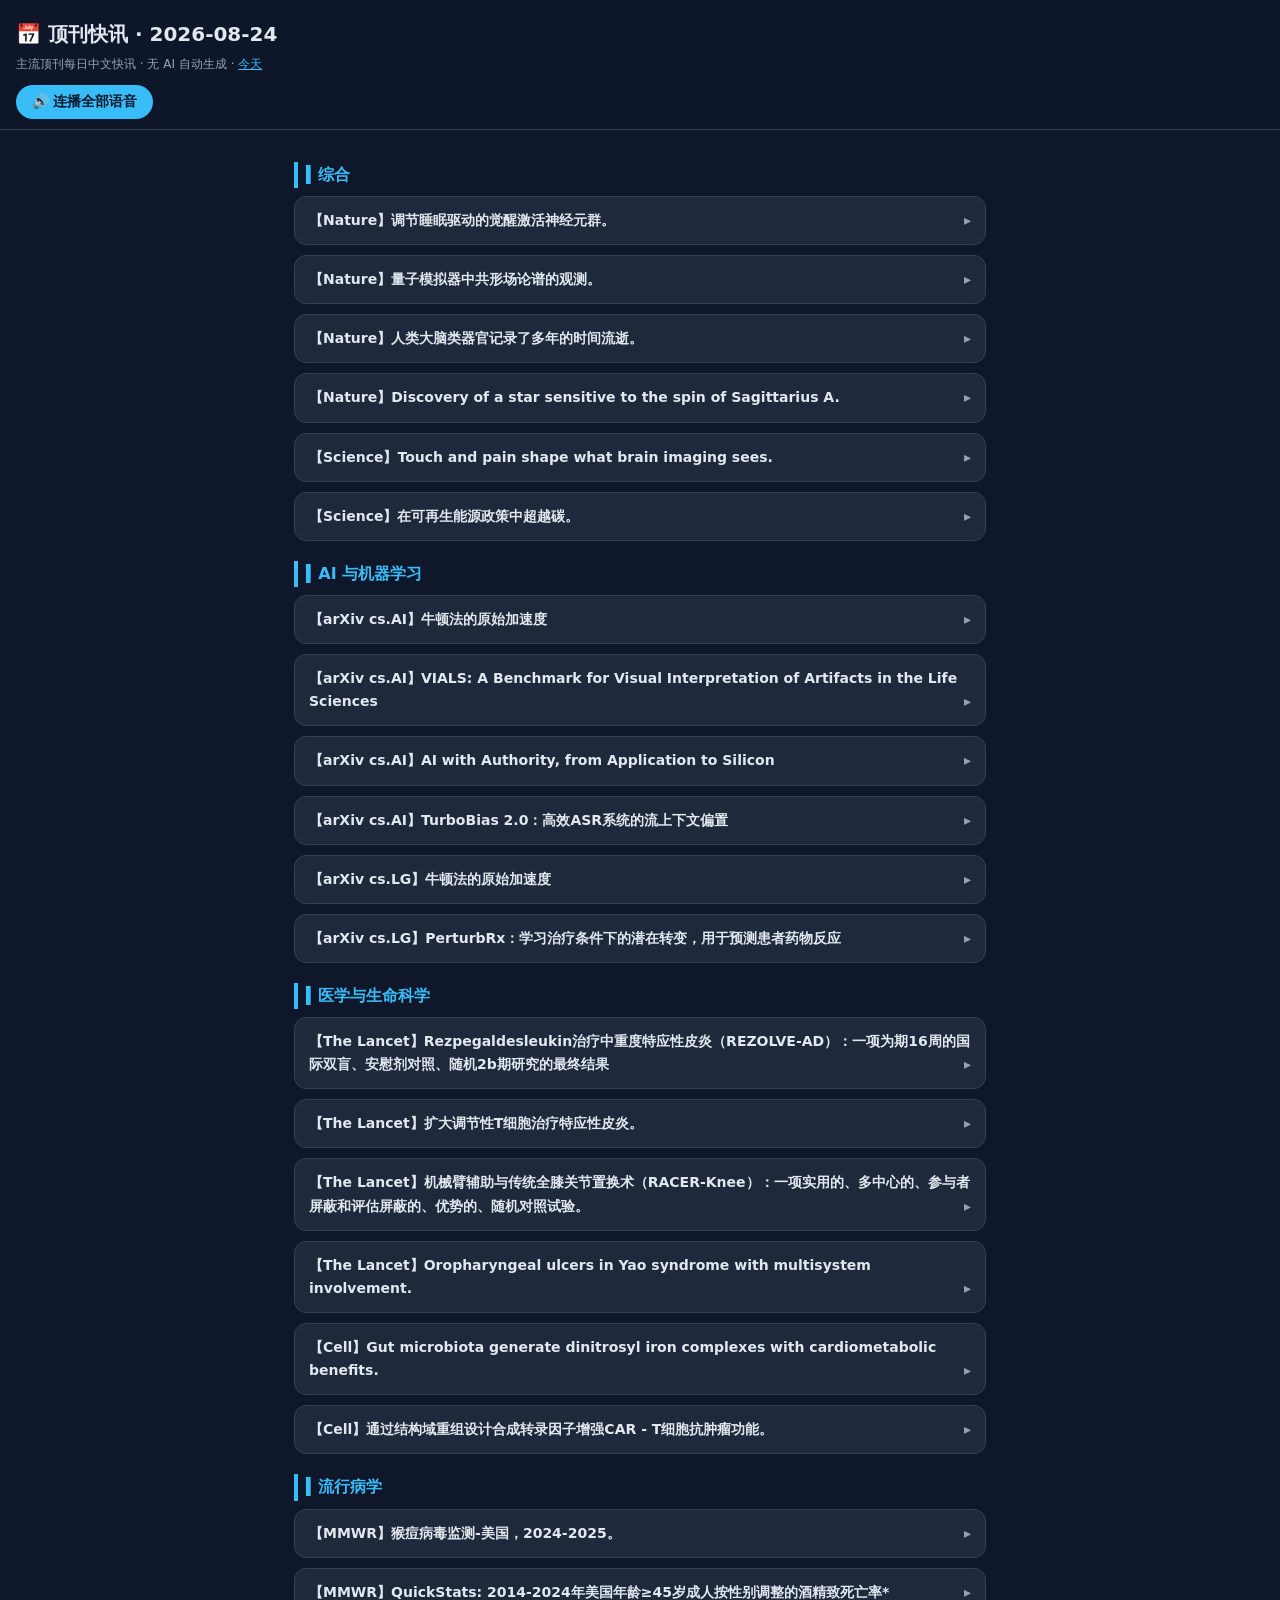
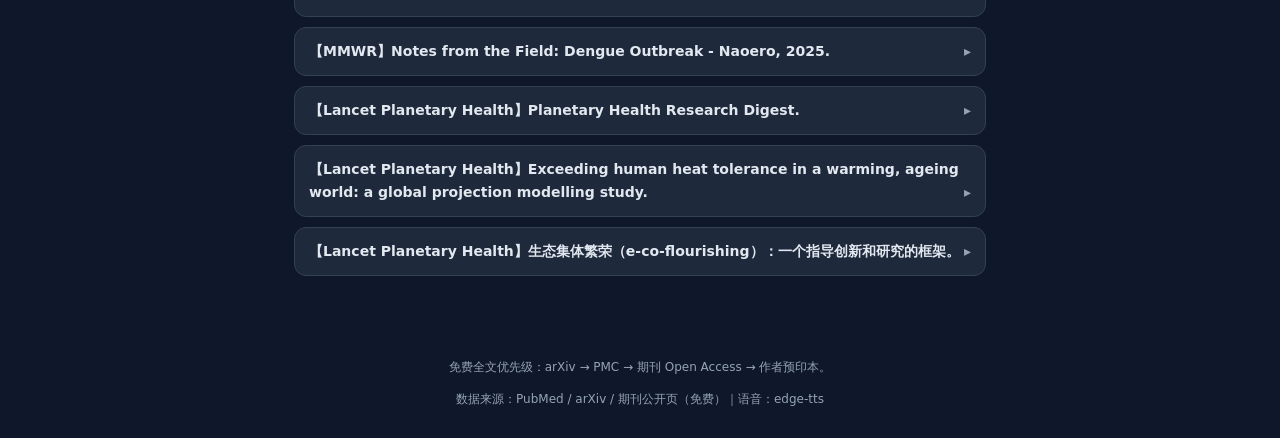
<file: site/index.html>
<!DOCTYPE html>
<html lang="zh-CN">
<head>
<meta charset="utf-8">
<meta name="viewport" content="width=device-width, initial-scale=1, viewport-fit=cover">
<title>顶刊快讯 · 2026-08-24</title>
<link rel="manifest" href="manifest.webmanifest">
<link rel="icon" href="icon-192.png">
<link rel="apple-touch-icon" href="icon-192.png">
<meta name="theme-color" content="#0f172a">
<link rel="stylesheet" href="styles.css">
</head>
<body>
<header>
<h1>📅 顶刊快讯 · 2026-08-24</h1>
<p class="sub">主流顶刊每日中文快讯 · 无 AI 自动生成 · <a href="index.html">今天</a></p>
<button id="playAll">🔊 连播全部语音</button>
</header>
<main>
<h2>▍综合</h2>
<details>
<summary>【Nature】调节睡眠驱动的觉醒激活神经元群。</summary>
<div class="body">
<p class="abs">长时间的清醒会增加睡眠动力，通常会通过增加睡眠来补偿</p>
<p class="link">原文：<a href="https://pubmed.ncbi.nlm.nih.gov/42618797/" target="_blank" rel="noopener">https://pubmed.ncbi.nlm.nih.gov/42618797/</a></p>
<audio controls preload="none" src="audio/2026-08-24/1.mp3"></audio><button class="play" data-audio="audio/2026-08-24/1.mp3">▶ 朗读本条</button>
</div>
</details>
<details>
<summary>【Nature】量子模拟器中共形场论谱的观测。</summary>
<div class="body">
<p class="abs">共形场理论（CFTs）在高能物理中占有重要地位</p>
<p class="link">原文：<a href="https://pubmed.ncbi.nlm.nih.gov/42618796/" target="_blank" rel="noopener">https://pubmed.ncbi.nlm.nih.gov/42618796/</a></p>
<audio controls preload="none" src="audio/2026-08-24/2.mp3"></audio><button class="play" data-audio="audio/2026-08-24/2.mp3">▶ 朗读本条</button>
</div>
</details>
<details>
<summary>【Nature】人类大脑类器官记录了多年的时间流逝。</summary>
<div class="body">
<p class="abs">人类大脑的发育和成熟经历了一段异常漫长的时间，跨度将近20年。控制人类出生后大脑发育的物种特异性方面的过程很难在动物模型中研究</p>
<p class="link">原文：<a href="https://pubmed.ncbi.nlm.nih.gov/42618795/" target="_blank" rel="noopener">https://pubmed.ncbi.nlm.nih.gov/42618795/</a></p>
<audio controls preload="none" src="audio/2026-08-24/3.mp3"></audio><button class="play" data-audio="audio/2026-08-24/3.mp3">▶ 朗读本条</button>
</div>
</details>
<details>
<summary>【Nature】Discovery of a star sensitive to the spin of Sagittarius A.</summary>
<div class="body">
<p class="abs">Residing in the centre of the Milky Way, Sagittarius A* (Sgr A*) is the closest massive black hole</p>
<p class="link">原文：<a href="https://pubmed.ncbi.nlm.nih.gov/42618794/" target="_blank" rel="noopener">https://pubmed.ncbi.nlm.nih.gov/42618794/</a></p>
<audio controls preload="none" src="audio/2026-08-24/4.mp3"></audio><button class="play" data-audio="audio/2026-08-24/4.mp3">▶ 朗读本条</button>
</div>
</details>
<details>
<summary>【Science】Touch and pain shape what brain imaging sees.</summary>
<div class="body">
<p class="abs">Sensory inputs influence different blood vessel networks, affecting the precision of brain scans.</p>
<p class="link">原文：<a href="https://pubmed.ncbi.nlm.nih.gov/42623482/" target="_blank" rel="noopener">https://pubmed.ncbi.nlm.nih.gov/42623482/</a></p>
<audio controls preload="none" src="audio/2026-08-24/5.mp3"></audio><button class="play" data-audio="audio/2026-08-24/5.mp3">▶ 朗读本条</button>
</div>
</details>
<details>
<summary>【Science】在可再生能源政策中超越碳。</summary>
<div class="body">
<p class="abs">中国政策驱动的太阳能扩张表明，为什么气候政策评估应该考虑生物多样性的影响。</p>
<p class="link">原文：<a href="https://pubmed.ncbi.nlm.nih.gov/42623481/" target="_blank" rel="noopener">https://pubmed.ncbi.nlm.nih.gov/42623481/</a></p>
<audio controls preload="none" src="audio/2026-08-24/6.mp3"></audio><button class="play" data-audio="audio/2026-08-24/6.mp3">▶ 朗读本条</button>
</div>
</details>
<h2>▍AI 与机器学习</h2>
<details>
<summary>【arXiv cs.AI】牛顿法的原始加速度</summary>
<div class="body">
<p class="abs">We develop a new direct accelerated Newton method for minimizing convex functions with Lipschitz continuous Hessian. The algorithm uses only primal variables and performs just one linear solve per iteration. With a simple predetermined choice of parameters, it achieves the global convergence rate of $O(1/k^3)$ in terms of the functional residual. To the best of our knowledge, this is the first second-order method for this problem class attaining this rate while relying solely on one linear system solve per iteration (without solving auxiliary nonlinear regularized subproblems, such as cubic regularization, performing nonlinear parameter searches, or using dual extragradient corrections). Our method can be implemented in a Hessian-free way, using an inexact linear system solver, while preserving the fast global rate. We further extend our construction to arbitrary geometry through Bregman</p>
<p class="link">原文：<a href="https://arxiv.org/abs/2608.21359v1" target="_blank" rel="noopener">https://arxiv.org/abs/2608.21359v1</a></p>
<audio controls preload="none" src="audio/2026-08-24/7.mp3"></audio><button class="play" data-audio="audio/2026-08-24/7.mp3">▶ 朗读本条</button>
</div>
</details>
<details>
<summary>【arXiv cs.AI】VIALS: A Benchmark for Visual Interpretation of Artifacts in the Life Sciences</summary>
<div class="body">
<p class="abs">In professional life sciences workflows, scientists routinely interpret visual artifacts (gel blots, microscopy images, plasmid maps, flow cytometry plots, molecular structures, ...) to inform research decisions. We introduce VIALS, a visual question-answering benchmark with 161 such interpretation tasks, spanning the types of artifacts examined throughout experimental workflows in the biotech industry (rather than polished figures from publications and textbooks). While frontier vision-language models can now fluently describe natural images, we find that they are unable to accurately interpret these scientific images, reflecting limitations in domain knowledge and domain-specific visual reasoning capabilities. In contrast, scientists with relevant domain expertise find these visual interpretation tasks straightforward. AI that cannot similarly interpret such images will have limited ut</p>
<p class="link">原文：<a href="https://arxiv.org/abs/2608.21357v1" target="_blank" rel="noopener">https://arxiv.org/abs/2608.21357v1</a></p>
<audio controls preload="none" src="audio/2026-08-24/8.mp3"></audio><button class="play" data-audio="audio/2026-08-24/8.mp3">▶ 朗读本条</button>
</div>
</details>
<details>
<summary>【arXiv cs.AI】AI with Authority, from Application to Silicon</summary>
<div class="body">
<p class="abs">60年来，机器验证一直是主要的开销，只有特殊的工件才能负担得起。在这里，我们报告生成式人工智能颠倒了这种关系：在人工智能的速度下，机器验证不仅经济而且对生产力至关重要——它是一个廉洁的裁判，可以让一个人安全地指导自动机器大规模工作。在五周内，一位研究消费者人工智能订阅的研究人员指导了一小批人工智能代理，从应用程序代码，经过经过验证的编译器和执行器，到贴在社区硅航天飞机上的RISC-V处理器；没有任何证据是通过人工审核的，也没有任何RTL是由人类撰写的。工作规程——Salt方法——建立在一个幻觉证明无法通过的证明核上：数学声明作为核检查的工件在代理之间传递，而人类的注意力则保留在语句、设计和r上</p>
<p class="link">原文：<a href="https://arxiv.org/abs/2608.21356v1" target="_blank" rel="noopener">https://arxiv.org/abs/2608.21356v1</a></p>
<audio controls preload="none" src="audio/2026-08-24/9.mp3"></audio><button class="play" data-audio="audio/2026-08-24/9.mp3">▶ 朗读本条</button>
</div>
</details>
<details>
<summary>【arXiv cs.AI】TurboBias 2.0：高效ASR系统的流上下文偏置</summary>
<div class="body">
<p class="abs">上下文化对于生产自动语音识别（ASR）系统至关重要，在这种系统中，必须在严格的延迟限制下准确识别用户提供的短语。尽管许多上下文偏置方法提高了识别精度，但它们通常不能满足现代生产ASR系统的实际需求：流推理、高效的批处理解码、用户特定的上下文列表和低运行时开销。我们提出了TurboBias 2.0，这是一个面向生产的框架，用于在基于传感器的ASR系统中进行有效的相位提升。该框架通过不区分大小写的增强图和逐流批处理解码扩展了gpu加速的TurboBias，允许批处理中的每个话语使用独立的上下文偏置配置。这可以为多个同时使用的用户提供个性化的上下文偏差，而无需共享或混合他们的上下文列表。的propo</p>
<p class="link">原文：<a href="https://arxiv.org/abs/2608.21343v1" target="_blank" rel="noopener">https://arxiv.org/abs/2608.21343v1</a></p>
<audio controls preload="none" src="audio/2026-08-24/10.mp3"></audio><button class="play" data-audio="audio/2026-08-24/10.mp3">▶ 朗读本条</button>
</div>
</details>
<details>
<summary>【arXiv cs.LG】牛顿法的原始加速度</summary>
<div class="body">
<p class="abs">提出了一种新的Lipschitz连续Hessian凸函数最小化的直接加速牛顿法。该算法只使用原始变量，每次迭代只执行一次线性求解。通过简单的预定参数选择，实现了函数残差的全局收敛速率为$O(1/k^3)$。据我们所知，这是该问题类实现此速率的第一个二阶方法，而每次迭代仅依赖一个线性系统解（不解决辅助非线性正则化子问题，如三次正则化，执行非线性参数搜索，或使用对偶超梯度修正）。我们的方法可以在保持快速全局速率的同时，使用非精确线性系统解算器以无hessian方式实现。我们通过布雷格曼进一步将我们的构造扩展到任意几何</p>
<p class="link">原文：<a href="https://arxiv.org/abs/2608.21359v1" target="_blank" rel="noopener">https://arxiv.org/abs/2608.21359v1</a></p>
<audio controls preload="none" src="audio/2026-08-24/11.mp3"></audio><button class="play" data-audio="audio/2026-08-24/11.mp3">▶ 朗读本条</button>
</div>
</details>
<details>
<summary>【arXiv cs.LG】PerturbRx：学习治疗条件下的潜在转变，用于预测患者药物反应</summary>
<div class="body">
<p class="abs">Scarce data and tumor heterogeneity limit patient-level cancer treatment-response prediction. Existing approaches predict response from pretreatment molecular profiles and drug representations, without explicitly modeling the molecular changes expected under treatment. We propose PerturbRx, a treatment-conditioned representation learning framework that learns intervention-induced latent transitions and uses them as patient-drug response features. PerturbRx trains a drug- and dose-conditioned transition predictor from context-matched but cell-unpaired control and treated single-cell populations, then freezes and transfers the predictor to pretreatment patient profiles without requiring post-treatment measurements. The transition is combined with patient and drug representations to predict response. Across TCGA and patient-derived xenograft benchmarks, PerturbRx achieves the strongest aggr</p>
<p class="link">原文：<a href="https://arxiv.org/abs/2608.21349v1" target="_blank" rel="noopener">https://arxiv.org/abs/2608.21349v1</a></p>
<audio controls preload="none" src="audio/2026-08-24/12.mp3"></audio><button class="play" data-audio="audio/2026-08-24/12.mp3">▶ 朗读本条</button>
</div>
</details>
<h2>▍医学与生命科学</h2>
<details>
<summary>【The Lancet】Rezpegaldesleukin治疗中重度特应性皮炎（REZOLVE-AD）：一项为期16周的国际双盲、安慰剂对照、随机2b期研究的最终结果</summary>
<div class="body">
<p class="abs">Rezpegaldesleukin是一种白细胞介素-2受体激动剂，可选择性地扩展和增强调节性T细胞（Tregs）的功能，为自身免疫性和炎症性疾病（如特应性皮炎）提供了一种新的治疗方法。我们的目的是比较rezpegaldesleukin和安慰剂对未接受生物治疗的中度至重度特应性皮炎患者的疗效和安全性分析。REZOLVE-AD是一项2b期、随机、双盲、安慰剂对照研究，在10个国家（澳大利亚、保加利亚、加拿大、克罗地亚、捷克、德国、匈牙利、波兰、西班牙和美国）的107个社区研究中心或医院进行。符合条件的患者是在入组前至少12个月确诊患有特应性皮炎（美国皮肤病学会共识标准）的成年人（18岁或以上），并伴有中度至重度疾病活动</p>
<p class="link">原文：<a href="https://pubmed.ncbi.nlm.nih.gov/42628554/" target="_blank" rel="noopener">https://pubmed.ncbi.nlm.nih.gov/42628554/</a></p>
<audio controls preload="none" src="audio/2026-08-24/13.mp3"></audio><button class="play" data-audio="audio/2026-08-24/13.mp3">▶ 朗读本条</button>
</div>
</details>
<details>
<summary>【The Lancet】扩大调节性T细胞治疗特应性皮炎。</summary>
<div class="body">

<p class="link">原文：<a href="https://pubmed.ncbi.nlm.nih.gov/42628553/" target="_blank" rel="noopener">https://pubmed.ncbi.nlm.nih.gov/42628553/</a></p>
<audio controls preload="none" src="audio/2026-08-24/14.mp3"></audio><button class="play" data-audio="audio/2026-08-24/14.mp3">▶ 朗读本条</button>
</div>
</details>
<details>
<summary>【The Lancet】机械臂辅助与传统全膝关节置换术（RACER-Knee）：一项实用的、多中心的、参与者屏蔽和评估屏蔽的、优势的、随机对照试验。</summary>
<div class="body">
<p class="abs">Robotic systems are being increasingly used to assist with total knee replacement (TKR). Whether robotic systems improve outcomes after TKR is uncertain. We aimed to ascertain the clinical efficacy and cost-effectiveness of the Mako robotic-arm system compared with conventional instruments for TKR. We conducted a participant-masked and assessor-masked pragmatic, superiority, randomised controlled trial at ten hospitals in Great Britain involving 33 surgeons. Patients with advanced knee osteoarthritis underwent TKR with conventional instruments (cTKR) or with the Mako robotic-arm-assisted system (rTKR). Key exclusion criteria were inflammatory arthropathy, previous fracture, or the need for complex implants. Participants were randomly assigned (1:1) through a remote computer system using minimisation by age, BMI, centre, surgeon, and primary knee compartment involved. Participants and ass</p>
<p class="link">原文：<a href="https://pubmed.ncbi.nlm.nih.gov/42624811/" target="_blank" rel="noopener">https://pubmed.ncbi.nlm.nih.gov/42624811/</a></p>
<audio controls preload="none" src="audio/2026-08-24/15.mp3"></audio><button class="play" data-audio="audio/2026-08-24/15.mp3">▶ 朗读本条</button>
</div>
</details>
<details>
<summary>【The Lancet】Oropharyngeal ulcers in Yao syndrome with multisystem involvement.</summary>
<div class="body">

<p class="link">原文：<a href="https://pubmed.ncbi.nlm.nih.gov/42624807/" target="_blank" rel="noopener">https://pubmed.ncbi.nlm.nih.gov/42624807/</a></p>
<audio controls preload="none" src="audio/2026-08-24/16.mp3"></audio><button class="play" data-audio="audio/2026-08-24/16.mp3">▶ 朗读本条</button>
</div>
</details>
<details>
<summary>【Cell】Gut microbiota generate dinitrosyl iron complexes with cardiometabolic benefits.</summary>
<div class="body">
<p class="abs">肠道细菌影响宿主生理，但其潜在机制尚不完全清楚。我们确定了肠道微生物将无机硝酸盐和非血红素铁转化为可移动的生物活性二硝基铁复合物（dnic）的途径，这些复合物分布在全身并影响宿主的代谢。电子顺磁共振检测常规而非无菌小鼠组织中的dnic。小鼠和人类的粪便以及大肠杆菌都能从硝酸盐和柠檬酸铁中产生dnic，而缺乏硝酸盐还原酶的突变体则不能。在西方饮食喂养的小鼠中，添加硝酸盐+柠檬酸铁或合成DNIC可增加组织DNIC水平并改善心脏代谢功能障碍。此外，在HepG2细胞和人肝细胞球状体中，DNIC可减少脂肪酸诱导的脂肪变性。DNIC的生物活性由Fe（NO）介导。</p>
<p class="link">原文：<a href="https://pubmed.ncbi.nlm.nih.gov/42617596/" target="_blank" rel="noopener">https://pubmed.ncbi.nlm.nih.gov/42617596/</a></p>
<audio controls preload="none" src="audio/2026-08-24/17.mp3"></audio><button class="play" data-audio="audio/2026-08-24/17.mp3">▶ 朗读本条</button>
</div>
</details>
<details>
<summary>【Cell】通过结构域重组设计合成转录因子增强CAR - T细胞抗肿瘤功能。</summary>
<div class="body">
<p class="abs">人类蛋白质编码基因是通过祖先基因的结构域重排而进化的。我们开发了一种可扩展的、进化指导的方法，从蛋白质家族的组成域组装新基因，称为DESynR（通过合成和重组的结构域工程）基因。在原代人T细胞中，DESynR激活蛋白-1 （AP-1）转录因子（TFs）在体外和体内抗肿瘤试验中的表现明显优于天然AP-1 TFs。DESynR AP-1 TFs诱导广泛的转录和表观遗传重编程，并建立非自然T细胞状态，优化耗竭、效应和细胞毒性功能以及持久性的特征——有时从不同的细胞类型中选择基因模块。重编程主要是由已建立的ap -1结合调控元件的差异调控驱动的，而不是唯一的结合。最后，我们筛选DESynR红母细胞tran</p>
<p class="link">原文：<a href="https://pubmed.ncbi.nlm.nih.gov/42617595/" target="_blank" rel="noopener">https://pubmed.ncbi.nlm.nih.gov/42617595/</a></p>
<audio controls preload="none" src="audio/2026-08-24/18.mp3"></audio><button class="play" data-audio="audio/2026-08-24/18.mp3">▶ 朗读本条</button>
</div>
</details>
<h2>▍流行病学</h2>
<details>
<summary>【MMWR】猴痘病毒监测-美国，2024-2025。</summary>
<div class="body">
<p class="abs">自2022年猴痘病毒（MPXV）感染全球暴发以来，美国的病例已大幅下降；然而，持续的低水平传播仍在继续。为了评估2024-2025年美国MPXV感染病例的趋势，研究人员分析了来自CDC数据平台和国家法定疾病监测系统的数据。2024年，美国共报告了2803例MPXV感染病例，其中包括1例与旅行相关的进化支Ib病例。2025年共报告2519例，其中10例为Ib支。2025年9月至10月期间报告的MPXV感染病例数是2024年同期的两倍，尽管到2025年12月底病例已恢复到背景水平。MPXV感染患者的人口统计学特征，包括性别、种族分布</p>
<p class="link">原文：<a href="https://pubmed.ncbi.nlm.nih.gov/42623297/" target="_blank" rel="noopener">https://pubmed.ncbi.nlm.nih.gov/42623297/</a></p>
<audio controls preload="none" src="audio/2026-08-24/19.mp3"></audio><button class="play" data-audio="audio/2026-08-24/19.mp3">▶ 朗读本条</button>
</div>
</details>
<details>
<summary>【MMWR】QuickStats: 2014-2024年美国年龄≥45岁成人按性别调整的酒精致死亡率*</summary>
<div class="body">

<p class="link">原文：<a href="https://pubmed.ncbi.nlm.nih.gov/42623290/" target="_blank" rel="noopener">https://pubmed.ncbi.nlm.nih.gov/42623290/</a></p>
<audio controls preload="none" src="audio/2026-08-24/20.mp3"></audio><button class="play" data-audio="audio/2026-08-24/20.mp3">▶ 朗读本条</button>
</div>
</details>
<details>
<summary>【MMWR】Notes from the Field: Dengue Outbreak - Naoero, 2025.</summary>
<div class="body">

<p class="link">原文：<a href="https://pubmed.ncbi.nlm.nih.gov/42623287/" target="_blank" rel="noopener">https://pubmed.ncbi.nlm.nih.gov/42623287/</a></p>
<audio controls preload="none" src="audio/2026-08-24/21.mp3"></audio><button class="play" data-audio="audio/2026-08-24/21.mp3">▶ 朗读本条</button>
</div>
</details>
<details>
<summary>【Lancet Planetary Health】Planetary Health Research Digest.</summary>
<div class="body">

<p class="link">原文：<a href="https://pubmed.ncbi.nlm.nih.gov/42624812/" target="_blank" rel="noopener">https://pubmed.ncbi.nlm.nih.gov/42624812/</a></p>
<audio controls preload="none" src="audio/2026-08-24/22.mp3"></audio><button class="play" data-audio="audio/2026-08-24/22.mp3">▶ 朗读本条</button>
</div>
</details>
<details>
<summary>【Lancet Planetary Health】Exceeding human heat tolerance in a warming, ageing world: a global projection modelling study.</summary>
<div class="body">
<p class="abs">在一个不断变暖的世界里，了解人类耐热极限将在何时、何地以及在多大程度上被突破变得越来越重要。以前的预测将健康年轻人的热量限制适用于所有年龄组，忽视了老年人更大的脆弱性。随着全球人口老龄化，这种疏忽可能会严重低估未来的高温风险。在这项研究中，我们的目的是研究年龄特异性耐热性在多大程度上改变了热极限超出的全球预测。我们将实验得出的年轻人（18-39岁）、中年人（40-59岁）和老年人（≥60岁）的热量限制与气候预测和年龄分层人口预测相结合，以评估在高于工业化前水平的1-4°C全球变暖下，这些限制可能在何处以及在多大程度上被打破。气候预测包括偏差校正</p>
<p class="link">原文：<a href="https://pubmed.ncbi.nlm.nih.gov/42607702/" target="_blank" rel="noopener">https://pubmed.ncbi.nlm.nih.gov/42607702/</a></p>
<audio controls preload="none" src="audio/2026-08-24/23.mp3"></audio><button class="play" data-audio="audio/2026-08-24/23.mp3">▶ 朗读本条</button>
</div>
</details>
<details>
<summary>【Lancet Planetary Health】生态集体繁荣（e-co-flourishing）：一个指导创新和研究的框架。</summary>
<div class="body">
<p class="abs">不断融合的生态和社会危机暴露了人类进步的主流模式的局限性，凸显出需要采取更具包容性和跨学科的方法来促进人类和非人类生活的福祉和繁荣。在这一个人观点中，我们提出了一种生态集体繁荣（e-co-flourishing）的方法，即人类自身的繁荣与自然生态系统及其集体和个人组成部分的繁荣一起追求。我们提供了一个启发式翻译框架，包括方法论方法；指导原则;并在假设结果、变化途径（机制）、关键背景因素（调节因子）和干预特征方面提出了方案理论。该框架旨在将理论与有效、可扩展和促进的电子共同繁荣干预措施的实际应用联系起来</p>
<p class="link">原文：<a href="https://pubmed.ncbi.nlm.nih.gov/42526478/" target="_blank" rel="noopener">https://pubmed.ncbi.nlm.nih.gov/42526478/</a></p>
<audio controls preload="none" src="audio/2026-08-24/24.mp3"></audio><button class="play" data-audio="audio/2026-08-24/24.mp3">▶ 朗读本条</button>
</div>
</details>

</main>
<footer>
<p>免费全文优先级：arXiv → PMC → 期刊 Open Access → 作者预印本。</p>
<p>数据来源：PubMed / arXiv / 期刊公开页（免费）｜语音：edge-tts</p>
</footer>
<script src="app.js"></script>
</body>
</html>
</file>
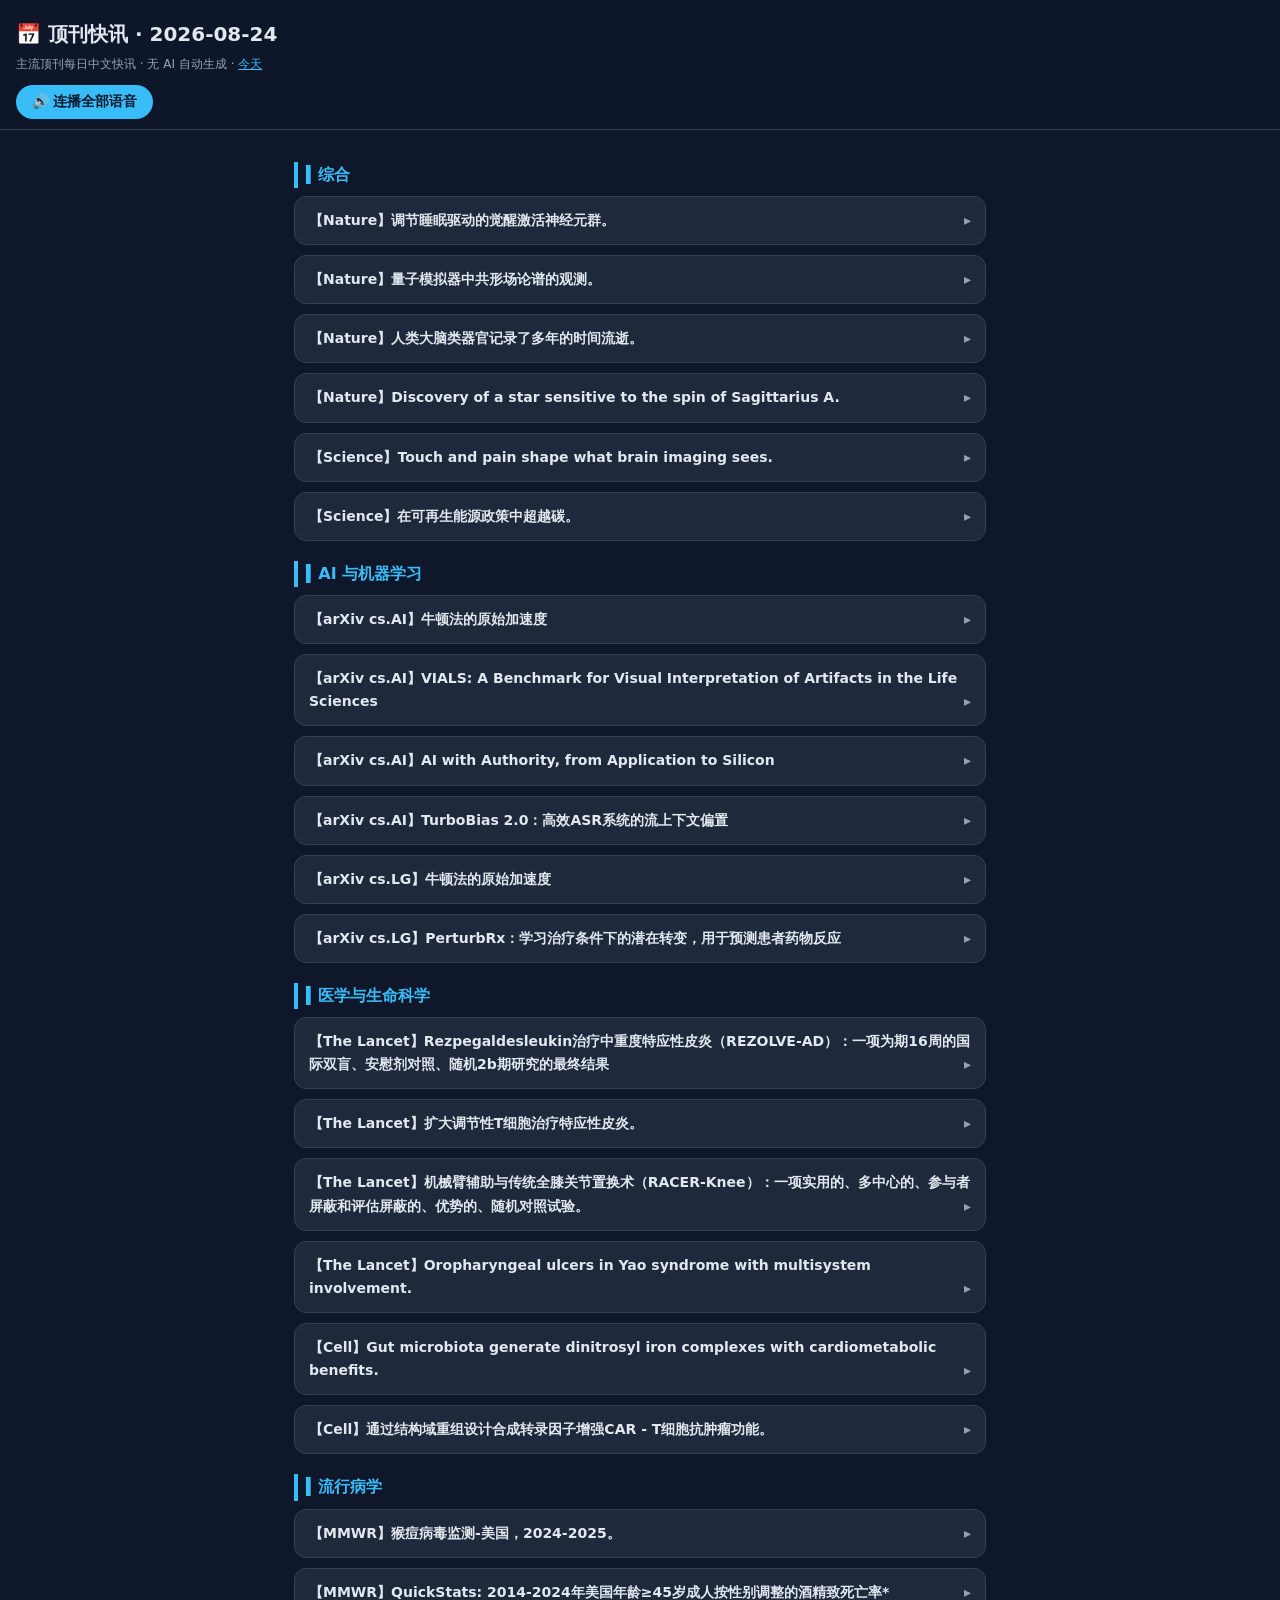
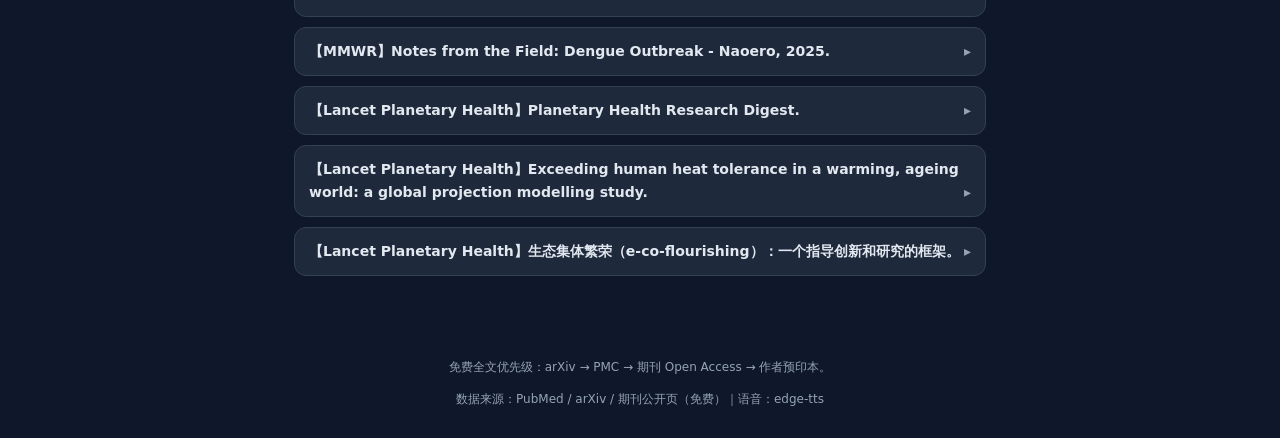
<file: site/archive/2026-08-24.html>
<!DOCTYPE html>
<html lang="zh-CN">
<head>
<meta charset="utf-8">
<meta name="viewport" content="width=device-width, initial-scale=1, viewport-fit=cover">
<title>顶刊快讯 · 2026-08-24</title>
<link rel="manifest" href="../manifest.webmanifest">
<link rel="icon" href="../icon-192.png">
<link rel="apple-touch-icon" href="../icon-192.png">
<meta name="theme-color" content="#0f172a">
<link rel="stylesheet" href="../styles.css">
</head>
<body>
<header>
<h1>📅 顶刊快讯 · 2026-08-24</h1>
<p class="sub">主流顶刊每日中文快讯 · 无 AI 自动生成 · <a href="../index.html">今天</a></p>
<button id="playAll">🔊 连播全部语音</button>
</header>
<main>
<h2>▍综合</h2>
<details>
<summary>【Nature】调节睡眠驱动的觉醒激活神经元群。</summary>
<div class="body">
<p class="abs">长时间的清醒会增加睡眠动力，通常会通过增加睡眠来补偿</p>
<p class="link">原文：<a href="https://pubmed.ncbi.nlm.nih.gov/42618797/" target="_blank" rel="noopener">https://pubmed.ncbi.nlm.nih.gov/42618797/</a></p>
<audio controls preload="none" src="../audio/2026-08-24/1.mp3"></audio><button class="play" data-audio="../audio/2026-08-24/1.mp3">▶ 朗读本条</button>
</div>
</details>
<details>
<summary>【Nature】量子模拟器中共形场论谱的观测。</summary>
<div class="body">
<p class="abs">共形场理论（CFTs）在高能物理中占有重要地位</p>
<p class="link">原文：<a href="https://pubmed.ncbi.nlm.nih.gov/42618796/" target="_blank" rel="noopener">https://pubmed.ncbi.nlm.nih.gov/42618796/</a></p>
<audio controls preload="none" src="../audio/2026-08-24/2.mp3"></audio><button class="play" data-audio="../audio/2026-08-24/2.mp3">▶ 朗读本条</button>
</div>
</details>
<details>
<summary>【Nature】人类大脑类器官记录了多年的时间流逝。</summary>
<div class="body">
<p class="abs">人类大脑的发育和成熟经历了一段异常漫长的时间，跨度将近20年。控制人类出生后大脑发育的物种特异性方面的过程很难在动物模型中研究</p>
<p class="link">原文：<a href="https://pubmed.ncbi.nlm.nih.gov/42618795/" target="_blank" rel="noopener">https://pubmed.ncbi.nlm.nih.gov/42618795/</a></p>
<audio controls preload="none" src="../audio/2026-08-24/3.mp3"></audio><button class="play" data-audio="../audio/2026-08-24/3.mp3">▶ 朗读本条</button>
</div>
</details>
<details>
<summary>【Nature】Discovery of a star sensitive to the spin of Sagittarius A.</summary>
<div class="body">
<p class="abs">Residing in the centre of the Milky Way, Sagittarius A* (Sgr A*) is the closest massive black hole</p>
<p class="link">原文：<a href="https://pubmed.ncbi.nlm.nih.gov/42618794/" target="_blank" rel="noopener">https://pubmed.ncbi.nlm.nih.gov/42618794/</a></p>
<audio controls preload="none" src="../audio/2026-08-24/4.mp3"></audio><button class="play" data-audio="../audio/2026-08-24/4.mp3">▶ 朗读本条</button>
</div>
</details>
<details>
<summary>【Science】Touch and pain shape what brain imaging sees.</summary>
<div class="body">
<p class="abs">Sensory inputs influence different blood vessel networks, affecting the precision of brain scans.</p>
<p class="link">原文：<a href="https://pubmed.ncbi.nlm.nih.gov/42623482/" target="_blank" rel="noopener">https://pubmed.ncbi.nlm.nih.gov/42623482/</a></p>
<audio controls preload="none" src="../audio/2026-08-24/5.mp3"></audio><button class="play" data-audio="../audio/2026-08-24/5.mp3">▶ 朗读本条</button>
</div>
</details>
<details>
<summary>【Science】在可再生能源政策中超越碳。</summary>
<div class="body">
<p class="abs">中国政策驱动的太阳能扩张表明，为什么气候政策评估应该考虑生物多样性的影响。</p>
<p class="link">原文：<a href="https://pubmed.ncbi.nlm.nih.gov/42623481/" target="_blank" rel="noopener">https://pubmed.ncbi.nlm.nih.gov/42623481/</a></p>
<audio controls preload="none" src="../audio/2026-08-24/6.mp3"></audio><button class="play" data-audio="../audio/2026-08-24/6.mp3">▶ 朗读本条</button>
</div>
</details>
<h2>▍AI 与机器学习</h2>
<details>
<summary>【arXiv cs.AI】牛顿法的原始加速度</summary>
<div class="body">
<p class="abs">We develop a new direct accelerated Newton method for minimizing convex functions with Lipschitz continuous Hessian. The algorithm uses only primal variables and performs just one linear solve per iteration. With a simple predetermined choice of parameters, it achieves the global convergence rate of $O(1/k^3)$ in terms of the functional residual. To the best of our knowledge, this is the first second-order method for this problem class attaining this rate while relying solely on one linear system solve per iteration (without solving auxiliary nonlinear regularized subproblems, such as cubic regularization, performing nonlinear parameter searches, or using dual extragradient corrections). Our method can be implemented in a Hessian-free way, using an inexact linear system solver, while preserving the fast global rate. We further extend our construction to arbitrary geometry through Bregman</p>
<p class="link">原文：<a href="https://arxiv.org/abs/2608.21359v1" target="_blank" rel="noopener">https://arxiv.org/abs/2608.21359v1</a></p>
<audio controls preload="none" src="../audio/2026-08-24/7.mp3"></audio><button class="play" data-audio="../audio/2026-08-24/7.mp3">▶ 朗读本条</button>
</div>
</details>
<details>
<summary>【arXiv cs.AI】VIALS: A Benchmark for Visual Interpretation of Artifacts in the Life Sciences</summary>
<div class="body">
<p class="abs">In professional life sciences workflows, scientists routinely interpret visual artifacts (gel blots, microscopy images, plasmid maps, flow cytometry plots, molecular structures, ...) to inform research decisions. We introduce VIALS, a visual question-answering benchmark with 161 such interpretation tasks, spanning the types of artifacts examined throughout experimental workflows in the biotech industry (rather than polished figures from publications and textbooks). While frontier vision-language models can now fluently describe natural images, we find that they are unable to accurately interpret these scientific images, reflecting limitations in domain knowledge and domain-specific visual reasoning capabilities. In contrast, scientists with relevant domain expertise find these visual interpretation tasks straightforward. AI that cannot similarly interpret such images will have limited ut</p>
<p class="link">原文：<a href="https://arxiv.org/abs/2608.21357v1" target="_blank" rel="noopener">https://arxiv.org/abs/2608.21357v1</a></p>
<audio controls preload="none" src="../audio/2026-08-24/8.mp3"></audio><button class="play" data-audio="../audio/2026-08-24/8.mp3">▶ 朗读本条</button>
</div>
</details>
<details>
<summary>【arXiv cs.AI】AI with Authority, from Application to Silicon</summary>
<div class="body">
<p class="abs">60年来，机器验证一直是主要的开销，只有特殊的工件才能负担得起。在这里，我们报告生成式人工智能颠倒了这种关系：在人工智能的速度下，机器验证不仅经济而且对生产力至关重要——它是一个廉洁的裁判，可以让一个人安全地指导自动机器大规模工作。在五周内，一位研究消费者人工智能订阅的研究人员指导了一小批人工智能代理，从应用程序代码，经过经过验证的编译器和执行器，到贴在社区硅航天飞机上的RISC-V处理器；没有任何证据是通过人工审核的，也没有任何RTL是由人类撰写的。工作规程——Salt方法——建立在一个幻觉证明无法通过的证明核上：数学声明作为核检查的工件在代理之间传递，而人类的注意力则保留在语句、设计和r上</p>
<p class="link">原文：<a href="https://arxiv.org/abs/2608.21356v1" target="_blank" rel="noopener">https://arxiv.org/abs/2608.21356v1</a></p>
<audio controls preload="none" src="../audio/2026-08-24/9.mp3"></audio><button class="play" data-audio="../audio/2026-08-24/9.mp3">▶ 朗读本条</button>
</div>
</details>
<details>
<summary>【arXiv cs.AI】TurboBias 2.0：高效ASR系统的流上下文偏置</summary>
<div class="body">
<p class="abs">上下文化对于生产自动语音识别（ASR）系统至关重要，在这种系统中，必须在严格的延迟限制下准确识别用户提供的短语。尽管许多上下文偏置方法提高了识别精度，但它们通常不能满足现代生产ASR系统的实际需求：流推理、高效的批处理解码、用户特定的上下文列表和低运行时开销。我们提出了TurboBias 2.0，这是一个面向生产的框架，用于在基于传感器的ASR系统中进行有效的相位提升。该框架通过不区分大小写的增强图和逐流批处理解码扩展了gpu加速的TurboBias，允许批处理中的每个话语使用独立的上下文偏置配置。这可以为多个同时使用的用户提供个性化的上下文偏差，而无需共享或混合他们的上下文列表。的propo</p>
<p class="link">原文：<a href="https://arxiv.org/abs/2608.21343v1" target="_blank" rel="noopener">https://arxiv.org/abs/2608.21343v1</a></p>
<audio controls preload="none" src="../audio/2026-08-24/10.mp3"></audio><button class="play" data-audio="../audio/2026-08-24/10.mp3">▶ 朗读本条</button>
</div>
</details>
<details>
<summary>【arXiv cs.LG】牛顿法的原始加速度</summary>
<div class="body">
<p class="abs">提出了一种新的Lipschitz连续Hessian凸函数最小化的直接加速牛顿法。该算法只使用原始变量，每次迭代只执行一次线性求解。通过简单的预定参数选择，实现了函数残差的全局收敛速率为$O(1/k^3)$。据我们所知，这是该问题类实现此速率的第一个二阶方法，而每次迭代仅依赖一个线性系统解（不解决辅助非线性正则化子问题，如三次正则化，执行非线性参数搜索，或使用对偶超梯度修正）。我们的方法可以在保持快速全局速率的同时，使用非精确线性系统解算器以无hessian方式实现。我们通过布雷格曼进一步将我们的构造扩展到任意几何</p>
<p class="link">原文：<a href="https://arxiv.org/abs/2608.21359v1" target="_blank" rel="noopener">https://arxiv.org/abs/2608.21359v1</a></p>
<audio controls preload="none" src="../audio/2026-08-24/11.mp3"></audio><button class="play" data-audio="../audio/2026-08-24/11.mp3">▶ 朗读本条</button>
</div>
</details>
<details>
<summary>【arXiv cs.LG】PerturbRx：学习治疗条件下的潜在转变，用于预测患者药物反应</summary>
<div class="body">
<p class="abs">Scarce data and tumor heterogeneity limit patient-level cancer treatment-response prediction. Existing approaches predict response from pretreatment molecular profiles and drug representations, without explicitly modeling the molecular changes expected under treatment. We propose PerturbRx, a treatment-conditioned representation learning framework that learns intervention-induced latent transitions and uses them as patient-drug response features. PerturbRx trains a drug- and dose-conditioned transition predictor from context-matched but cell-unpaired control and treated single-cell populations, then freezes and transfers the predictor to pretreatment patient profiles without requiring post-treatment measurements. The transition is combined with patient and drug representations to predict response. Across TCGA and patient-derived xenograft benchmarks, PerturbRx achieves the strongest aggr</p>
<p class="link">原文：<a href="https://arxiv.org/abs/2608.21349v1" target="_blank" rel="noopener">https://arxiv.org/abs/2608.21349v1</a></p>
<audio controls preload="none" src="../audio/2026-08-24/12.mp3"></audio><button class="play" data-audio="../audio/2026-08-24/12.mp3">▶ 朗读本条</button>
</div>
</details>
<h2>▍医学与生命科学</h2>
<details>
<summary>【The Lancet】Rezpegaldesleukin治疗中重度特应性皮炎（REZOLVE-AD）：一项为期16周的国际双盲、安慰剂对照、随机2b期研究的最终结果</summary>
<div class="body">
<p class="abs">Rezpegaldesleukin是一种白细胞介素-2受体激动剂，可选择性地扩展和增强调节性T细胞（Tregs）的功能，为自身免疫性和炎症性疾病（如特应性皮炎）提供了一种新的治疗方法。我们的目的是比较rezpegaldesleukin和安慰剂对未接受生物治疗的中度至重度特应性皮炎患者的疗效和安全性分析。REZOLVE-AD是一项2b期、随机、双盲、安慰剂对照研究，在10个国家（澳大利亚、保加利亚、加拿大、克罗地亚、捷克、德国、匈牙利、波兰、西班牙和美国）的107个社区研究中心或医院进行。符合条件的患者是在入组前至少12个月确诊患有特应性皮炎（美国皮肤病学会共识标准）的成年人（18岁或以上），并伴有中度至重度疾病活动</p>
<p class="link">原文：<a href="https://pubmed.ncbi.nlm.nih.gov/42628554/" target="_blank" rel="noopener">https://pubmed.ncbi.nlm.nih.gov/42628554/</a></p>
<audio controls preload="none" src="../audio/2026-08-24/13.mp3"></audio><button class="play" data-audio="../audio/2026-08-24/13.mp3">▶ 朗读本条</button>
</div>
</details>
<details>
<summary>【The Lancet】扩大调节性T细胞治疗特应性皮炎。</summary>
<div class="body">

<p class="link">原文：<a href="https://pubmed.ncbi.nlm.nih.gov/42628553/" target="_blank" rel="noopener">https://pubmed.ncbi.nlm.nih.gov/42628553/</a></p>
<audio controls preload="none" src="../audio/2026-08-24/14.mp3"></audio><button class="play" data-audio="../audio/2026-08-24/14.mp3">▶ 朗读本条</button>
</div>
</details>
<details>
<summary>【The Lancet】机械臂辅助与传统全膝关节置换术（RACER-Knee）：一项实用的、多中心的、参与者屏蔽和评估屏蔽的、优势的、随机对照试验。</summary>
<div class="body">
<p class="abs">Robotic systems are being increasingly used to assist with total knee replacement (TKR). Whether robotic systems improve outcomes after TKR is uncertain. We aimed to ascertain the clinical efficacy and cost-effectiveness of the Mako robotic-arm system compared with conventional instruments for TKR. We conducted a participant-masked and assessor-masked pragmatic, superiority, randomised controlled trial at ten hospitals in Great Britain involving 33 surgeons. Patients with advanced knee osteoarthritis underwent TKR with conventional instruments (cTKR) or with the Mako robotic-arm-assisted system (rTKR). Key exclusion criteria were inflammatory arthropathy, previous fracture, or the need for complex implants. Participants were randomly assigned (1:1) through a remote computer system using minimisation by age, BMI, centre, surgeon, and primary knee compartment involved. Participants and ass</p>
<p class="link">原文：<a href="https://pubmed.ncbi.nlm.nih.gov/42624811/" target="_blank" rel="noopener">https://pubmed.ncbi.nlm.nih.gov/42624811/</a></p>
<audio controls preload="none" src="../audio/2026-08-24/15.mp3"></audio><button class="play" data-audio="../audio/2026-08-24/15.mp3">▶ 朗读本条</button>
</div>
</details>
<details>
<summary>【The Lancet】Oropharyngeal ulcers in Yao syndrome with multisystem involvement.</summary>
<div class="body">

<p class="link">原文：<a href="https://pubmed.ncbi.nlm.nih.gov/42624807/" target="_blank" rel="noopener">https://pubmed.ncbi.nlm.nih.gov/42624807/</a></p>
<audio controls preload="none" src="../audio/2026-08-24/16.mp3"></audio><button class="play" data-audio="../audio/2026-08-24/16.mp3">▶ 朗读本条</button>
</div>
</details>
<details>
<summary>【Cell】Gut microbiota generate dinitrosyl iron complexes with cardiometabolic benefits.</summary>
<div class="body">
<p class="abs">肠道细菌影响宿主生理，但其潜在机制尚不完全清楚。我们确定了肠道微生物将无机硝酸盐和非血红素铁转化为可移动的生物活性二硝基铁复合物（dnic）的途径，这些复合物分布在全身并影响宿主的代谢。电子顺磁共振检测常规而非无菌小鼠组织中的dnic。小鼠和人类的粪便以及大肠杆菌都能从硝酸盐和柠檬酸铁中产生dnic，而缺乏硝酸盐还原酶的突变体则不能。在西方饮食喂养的小鼠中，添加硝酸盐+柠檬酸铁或合成DNIC可增加组织DNIC水平并改善心脏代谢功能障碍。此外，在HepG2细胞和人肝细胞球状体中，DNIC可减少脂肪酸诱导的脂肪变性。DNIC的生物活性由Fe（NO）介导。</p>
<p class="link">原文：<a href="https://pubmed.ncbi.nlm.nih.gov/42617596/" target="_blank" rel="noopener">https://pubmed.ncbi.nlm.nih.gov/42617596/</a></p>
<audio controls preload="none" src="../audio/2026-08-24/17.mp3"></audio><button class="play" data-audio="../audio/2026-08-24/17.mp3">▶ 朗读本条</button>
</div>
</details>
<details>
<summary>【Cell】通过结构域重组设计合成转录因子增强CAR - T细胞抗肿瘤功能。</summary>
<div class="body">
<p class="abs">人类蛋白质编码基因是通过祖先基因的结构域重排而进化的。我们开发了一种可扩展的、进化指导的方法，从蛋白质家族的组成域组装新基因，称为DESynR（通过合成和重组的结构域工程）基因。在原代人T细胞中，DESynR激活蛋白-1 （AP-1）转录因子（TFs）在体外和体内抗肿瘤试验中的表现明显优于天然AP-1 TFs。DESynR AP-1 TFs诱导广泛的转录和表观遗传重编程，并建立非自然T细胞状态，优化耗竭、效应和细胞毒性功能以及持久性的特征——有时从不同的细胞类型中选择基因模块。重编程主要是由已建立的ap -1结合调控元件的差异调控驱动的，而不是唯一的结合。最后，我们筛选DESynR红母细胞tran</p>
<p class="link">原文：<a href="https://pubmed.ncbi.nlm.nih.gov/42617595/" target="_blank" rel="noopener">https://pubmed.ncbi.nlm.nih.gov/42617595/</a></p>
<audio controls preload="none" src="../audio/2026-08-24/18.mp3"></audio><button class="play" data-audio="../audio/2026-08-24/18.mp3">▶ 朗读本条</button>
</div>
</details>
<h2>▍流行病学</h2>
<details>
<summary>【MMWR】猴痘病毒监测-美国，2024-2025。</summary>
<div class="body">
<p class="abs">自2022年猴痘病毒（MPXV）感染全球暴发以来，美国的病例已大幅下降；然而，持续的低水平传播仍在继续。为了评估2024-2025年美国MPXV感染病例的趋势，研究人员分析了来自CDC数据平台和国家法定疾病监测系统的数据。2024年，美国共报告了2803例MPXV感染病例，其中包括1例与旅行相关的进化支Ib病例。2025年共报告2519例，其中10例为Ib支。2025年9月至10月期间报告的MPXV感染病例数是2024年同期的两倍，尽管到2025年12月底病例已恢复到背景水平。MPXV感染患者的人口统计学特征，包括性别、种族分布</p>
<p class="link">原文：<a href="https://pubmed.ncbi.nlm.nih.gov/42623297/" target="_blank" rel="noopener">https://pubmed.ncbi.nlm.nih.gov/42623297/</a></p>
<audio controls preload="none" src="../audio/2026-08-24/19.mp3"></audio><button class="play" data-audio="../audio/2026-08-24/19.mp3">▶ 朗读本条</button>
</div>
</details>
<details>
<summary>【MMWR】QuickStats: 2014-2024年美国年龄≥45岁成人按性别调整的酒精致死亡率*</summary>
<div class="body">

<p class="link">原文：<a href="https://pubmed.ncbi.nlm.nih.gov/42623290/" target="_blank" rel="noopener">https://pubmed.ncbi.nlm.nih.gov/42623290/</a></p>
<audio controls preload="none" src="../audio/2026-08-24/20.mp3"></audio><button class="play" data-audio="../audio/2026-08-24/20.mp3">▶ 朗读本条</button>
</div>
</details>
<details>
<summary>【MMWR】Notes from the Field: Dengue Outbreak - Naoero, 2025.</summary>
<div class="body">

<p class="link">原文：<a href="https://pubmed.ncbi.nlm.nih.gov/42623287/" target="_blank" rel="noopener">https://pubmed.ncbi.nlm.nih.gov/42623287/</a></p>
<audio controls preload="none" src="../audio/2026-08-24/21.mp3"></audio><button class="play" data-audio="../audio/2026-08-24/21.mp3">▶ 朗读本条</button>
</div>
</details>
<details>
<summary>【Lancet Planetary Health】Planetary Health Research Digest.</summary>
<div class="body">

<p class="link">原文：<a href="https://pubmed.ncbi.nlm.nih.gov/42624812/" target="_blank" rel="noopener">https://pubmed.ncbi.nlm.nih.gov/42624812/</a></p>
<audio controls preload="none" src="../audio/2026-08-24/22.mp3"></audio><button class="play" data-audio="../audio/2026-08-24/22.mp3">▶ 朗读本条</button>
</div>
</details>
<details>
<summary>【Lancet Planetary Health】Exceeding human heat tolerance in a warming, ageing world: a global projection modelling study.</summary>
<div class="body">
<p class="abs">在一个不断变暖的世界里，了解人类耐热极限将在何时、何地以及在多大程度上被突破变得越来越重要。以前的预测将健康年轻人的热量限制适用于所有年龄组，忽视了老年人更大的脆弱性。随着全球人口老龄化，这种疏忽可能会严重低估未来的高温风险。在这项研究中，我们的目的是研究年龄特异性耐热性在多大程度上改变了热极限超出的全球预测。我们将实验得出的年轻人（18-39岁）、中年人（40-59岁）和老年人（≥60岁）的热量限制与气候预测和年龄分层人口预测相结合，以评估在高于工业化前水平的1-4°C全球变暖下，这些限制可能在何处以及在多大程度上被打破。气候预测包括偏差校正</p>
<p class="link">原文：<a href="https://pubmed.ncbi.nlm.nih.gov/42607702/" target="_blank" rel="noopener">https://pubmed.ncbi.nlm.nih.gov/42607702/</a></p>
<audio controls preload="none" src="../audio/2026-08-24/23.mp3"></audio><button class="play" data-audio="../audio/2026-08-24/23.mp3">▶ 朗读本条</button>
</div>
</details>
<details>
<summary>【Lancet Planetary Health】生态集体繁荣（e-co-flourishing）：一个指导创新和研究的框架。</summary>
<div class="body">
<p class="abs">不断融合的生态和社会危机暴露了人类进步的主流模式的局限性，凸显出需要采取更具包容性和跨学科的方法来促进人类和非人类生活的福祉和繁荣。在这一个人观点中，我们提出了一种生态集体繁荣（e-co-flourishing）的方法，即人类自身的繁荣与自然生态系统及其集体和个人组成部分的繁荣一起追求。我们提供了一个启发式翻译框架，包括方法论方法；指导原则;并在假设结果、变化途径（机制）、关键背景因素（调节因子）和干预特征方面提出了方案理论。该框架旨在将理论与有效、可扩展和促进的电子共同繁荣干预措施的实际应用联系起来</p>
<p class="link">原文：<a href="https://pubmed.ncbi.nlm.nih.gov/42526478/" target="_blank" rel="noopener">https://pubmed.ncbi.nlm.nih.gov/42526478/</a></p>
<audio controls preload="none" src="../audio/2026-08-24/24.mp3"></audio><button class="play" data-audio="../audio/2026-08-24/24.mp3">▶ 朗读本条</button>
</div>
</details>

</main>
<footer>
<p>免费全文优先级：arXiv → PMC → 期刊 Open Access → 作者预印本。</p>
<p>数据来源：PubMed / arXiv / 期刊公开页（免费）｜语音：edge-tts</p>
</footer>
<script src="../app.js"></script>
</body>
</html>
</file>
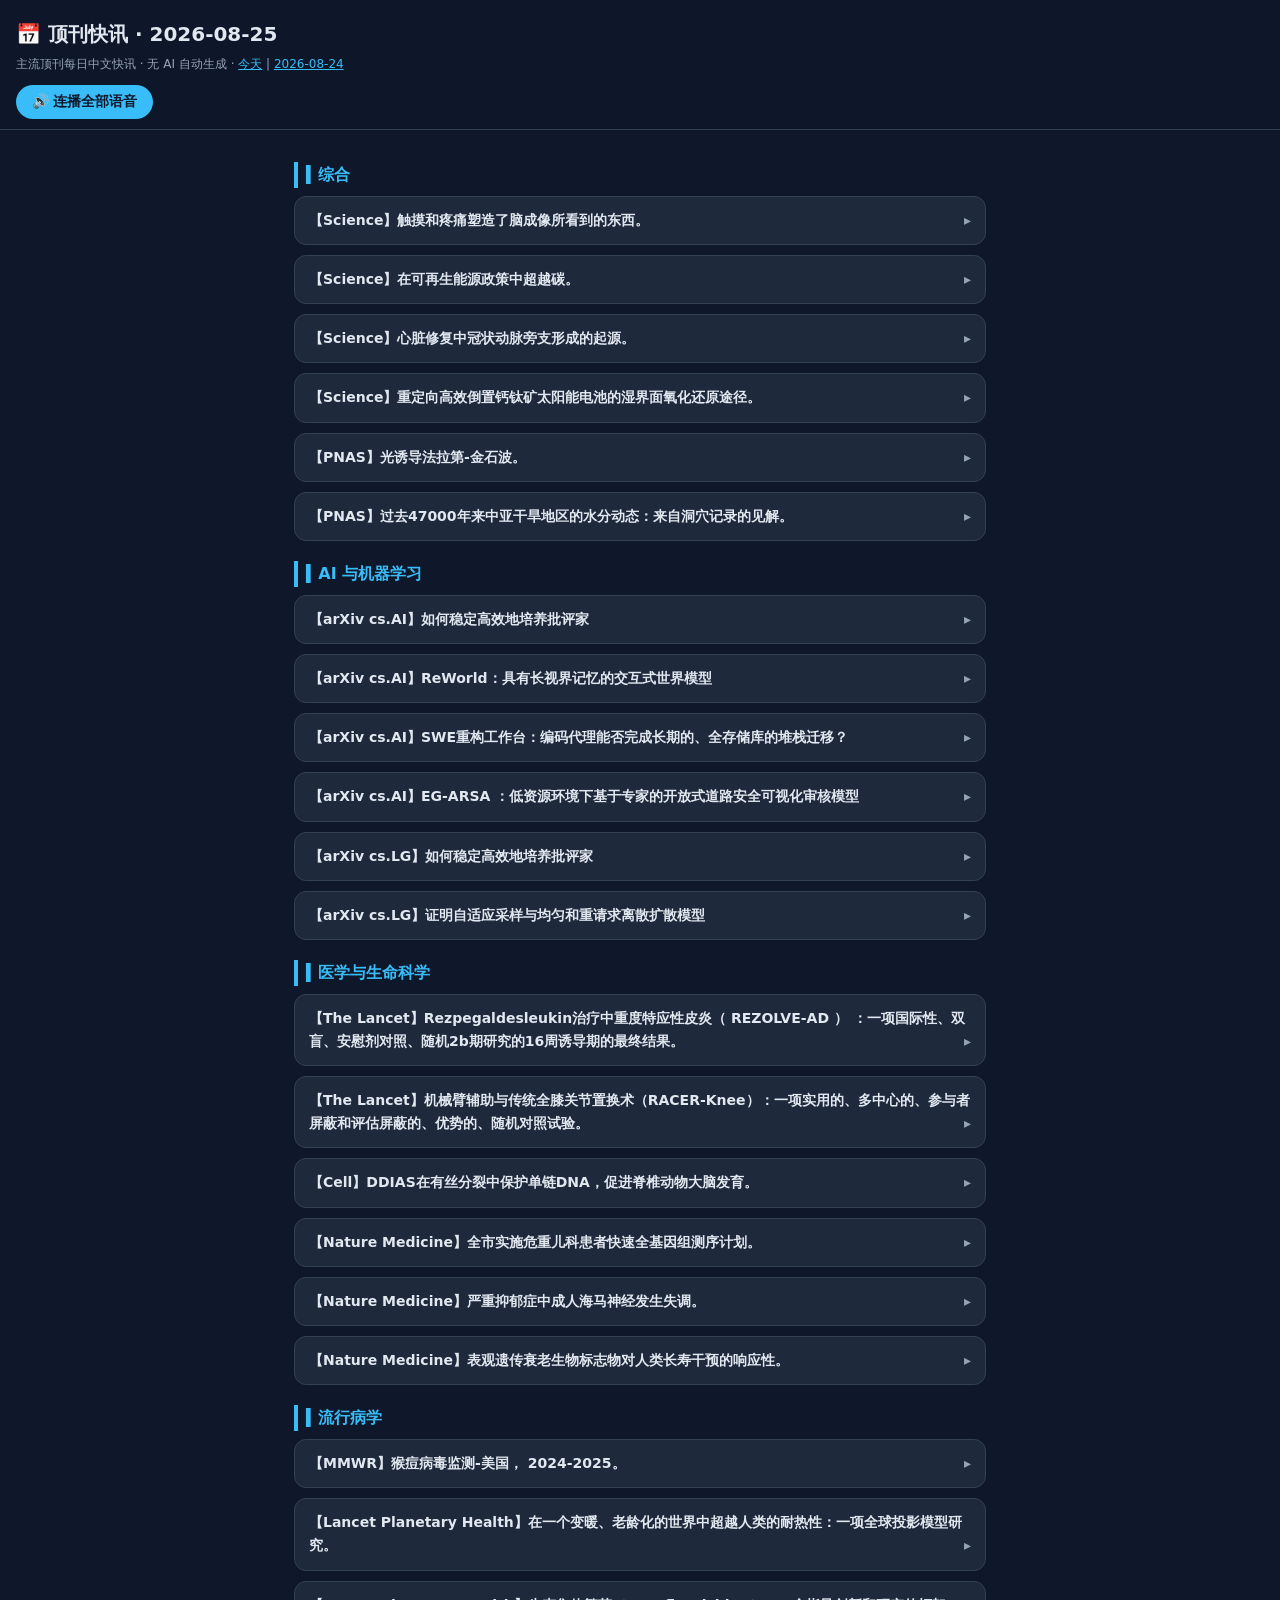
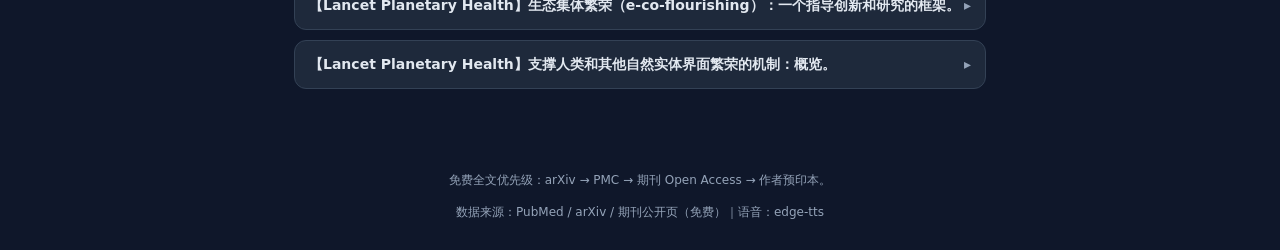
<file: site/archive/2026-08-25.html>
<!DOCTYPE html>
<html lang="zh-CN">
<head>
<meta charset="utf-8">
<meta name="viewport" content="width=device-width, initial-scale=1, viewport-fit=cover">
<title>顶刊快讯 · 2026-08-25</title>
<link rel="manifest" href="../manifest.webmanifest">
<link rel="icon" href="../icon-192.png">
<link rel="apple-touch-icon" href="../icon-192.png">
<meta name="theme-color" content="#0f172a">
<link rel="stylesheet" href="../styles.css">
</head>
<body>
<header>
<h1>📅 顶刊快讯 · 2026-08-25</h1>
<p class="sub">主流顶刊每日中文快讯 · 无 AI 自动生成 · <a href="../index.html">今天</a> | <a href="../archive/2026-08-24.html">2026-08-24</a></p>
<button id="playAll">🔊 连播全部语音</button>
</header>
<main>
<h2>▍综合</h2>
<details>
<summary>【Science】触摸和疼痛塑造了脑成像所看到的东西。</summary>
<div class="body">
<p class="abs">感觉输入影响不同的血管网络，影响脑部扫描的精度。</p>
<p class="link">原文：<a href="https://pubmed.ncbi.nlm.nih.gov/42623482/" target="_blank" rel="noopener">https://pubmed.ncbi.nlm.nih.gov/42623482/</a></p>
<audio controls playsinline preload="none" src="../audio/2026-08-25/1.mp3" data-title="【Science】触摸和疼痛塑造了脑成像所看到的东西。"></audio><button class="play" data-audio="../audio/2026-08-25/1.mp3">▶ 朗读本条</button>
</div>
</details>
<details>
<summary>【Science】在可再生能源政策中超越碳。</summary>
<div class="body">
<p class="abs">中国政策驱动的太阳能扩张表明，为什么气候政策评估应该考虑生物多样性的影响。</p>
<p class="link">原文：<a href="https://pubmed.ncbi.nlm.nih.gov/42623481/" target="_blank" rel="noopener">https://pubmed.ncbi.nlm.nih.gov/42623481/</a></p>
<audio controls playsinline preload="none" src="../audio/2026-08-25/2.mp3" data-title="【Science】在可再生能源政策中超越碳。"></audio><button class="play" data-audio="../audio/2026-08-25/2.mp3">▶ 朗读本条</button>
</div>
</details>
<details>
<summary>【Science】心脏修复中冠状动脉旁支形成的起源。</summary>
<div class="body">
<p class="abs">冠状动脉侧枝被认为是通过动脉重组重新形成的，在这个过程中，动脉内皮细胞（ECs）从先前存在的动脉迁移并重新组装成新的动脉。使用追踪动脉内皮细胞的遗传工具，我们发现它们对抵押品的贡献是适度的。双遗传谱系追踪显示，毛细血管内皮细胞，而不是动脉内皮细胞，是新生侧枝的主要组成部分。毛细血管到侧枝的转换在心脏修复中起着至关重要的作用。此外，瞬态</p>
<p class="link">原文：<a href="https://pubmed.ncbi.nlm.nih.gov/42623479/" target="_blank" rel="noopener">https://pubmed.ncbi.nlm.nih.gov/42623479/</a></p>
<audio controls playsinline preload="none" src="../audio/2026-08-25/3.mp3" data-title="【Science】心脏修复中冠状动脉旁支形成的起源。"></audio><button class="play" data-audio="../audio/2026-08-25/3.mp3">▶ 朗读本条</button>
</div>
</details>
<details>
<summary>【Science】重定向高效倒置钙钛矿太阳能电池的湿界面氧化还原途径。</summary>
<div class="body">
<p class="abs">Carbazole-based phosphonic acid self-assembled monolayers (SAMs) are essential for high-efficiency p-i-n perovskite solar cells. However, during processing, these SAMs inevitably contact perovskite inks, where their acidity triggers a dimethyl sulfoxide (DMSO)-mediated iodide redox reaction that imprints device performance, representing a universal bottleneck for inverted devices. We resolve this SAM-triggered redox mechanism and introduce chemistry-matched hydrazide additives to mitigate the degradation. These additives abrogate DMSO activation and redirect unwanted by-products toward benign hydrazide-formamidinium adducts. Consequently, we achieved power conversion efficiencies (PCEs) of 27.7% (certified 27.4%) in small-area (0.06 cm</p>
<p class="link">原文：<a href="https://pubmed.ncbi.nlm.nih.gov/42623478/" target="_blank" rel="noopener">https://pubmed.ncbi.nlm.nih.gov/42623478/</a></p>
<audio controls playsinline preload="none" src="../audio/2026-08-25/4.mp3" data-title="【Science】重定向高效倒置钙钛矿太阳能电池的湿界面氧化还原途径。"></audio><button class="play" data-audio="../audio/2026-08-25/4.mp3">▶ 朗读本条</button>
</div>
</details>
<details>
<summary>【PNAS】光诱导法拉第-金石波。</summary>
<div class="body">
<p class="abs">法拉第波通常在驱动流体中观察到，是非线性和参数放大共同作用的结果。在这里，我们表明光脉冲可以产生类似的现象，持续时间比有序量子固体中的泵浦时间尺度长得多。我们提出了对称破缺状态下的超快光-物质相互作用理论；希格斯模式（振幅）和戈德斯通模式（相位）之间的动态非线性耦合驱动了一种在空间和时间上振荡的涌现相织构：法拉第-戈德斯通波。这一时空顺序的计算特征与K上的测量结果比较好</p>
<p class="link">原文：<a href="https://pubmed.ncbi.nlm.nih.gov/42636383/" target="_blank" rel="noopener">https://pubmed.ncbi.nlm.nih.gov/42636383/</a></p>
<audio controls playsinline preload="none" src="../audio/2026-08-25/5.mp3" data-title="【PNAS】光诱导法拉第-金石波。"></audio><button class="play" data-audio="../audio/2026-08-25/5.mp3">▶ 朗读本条</button>
</div>
</details>
<details>
<summary>【PNAS】过去47000年来中亚干旱地区的水分动态：来自洞穴记录的见解。</summary>
<div class="body">
<p class="abs">在干旱的中亚地区，水资源对人类社会的生存和发展至关重要。然而，我们对区域水文气候变率和水分动力学的认识仍然有限。在这里，我们提出了一个精确年代，高分辨率的洞穴化石δ</p>
<p class="link">原文：<a href="https://pubmed.ncbi.nlm.nih.gov/42636381/" target="_blank" rel="noopener">https://pubmed.ncbi.nlm.nih.gov/42636381/</a></p>
<audio controls playsinline preload="none" src="../audio/2026-08-25/6.mp3" data-title="【PNAS】过去47000年来中亚干旱地区的水分动态：来自洞穴记录的见解。"></audio><button class="play" data-audio="../audio/2026-08-25/6.mp3">▶ 朗读本条</button>
</div>
</details>
<h2>▍AI 与机器学习</h2>
<details>
<summary>【arXiv cs.AI】如何稳定高效地培养批评家</summary>
<div class="body">
<p class="abs">基于群体的强化学习方法，如用于大型语言模型的GRPO，通过对每个提示进行多个响应采样来避免训练评论家。一个可靠的评论家可以从一个反应中估计出令牌级别的优势，但是标准的基于评论家的训练方法通常是不稳定的。我们研究了这种不稳定性，并开发了最佳实践评论家优化（BPCO），这是一种结合DPPO、奖励范围内的价值预测、蒙特卡罗价值目标、非标准化政策优势和长度自适应广义优势估计的配方。由于评论家仅在培训期间使用，BPCO还可以根据奖励定义信息（如参考答案或评分标准）对其进行约束，这些信息对政策来说是隐藏的。对照实验隔离了每种设计选择的影响。跨越数学推理任务，模型范围从1.5B参数</p>
<p class="link">原文：<a href="https://arxiv.org/abs/2608.23566v1" target="_blank" rel="noopener">https://arxiv.org/abs/2608.23566v1</a></p>
<audio controls playsinline preload="none" src="../audio/2026-08-25/7.mp3" data-title="【arXiv cs.AI】如何稳定高效地培养批评家"></audio><button class="play" data-audio="../audio/2026-08-25/7.mp3">▶ 朗读本条</button>
</div>
</details>
<details>
<summary>【arXiv cs.AI】ReWorld：具有长视界记忆的交互式世界模型</summary>
<div class="body">
<p class="abs">交互式世界模型必须遵循用户的行为，记住它所显示的位置，并实时流式传输。这种紧张是结构性的：控制想要短期的视野，记忆想要无限的视野。ReWorld在训练期间将两者分开，并在推理时对它们进行限制。混合人头注意窗口将大多数人头限制在最近的过去，而一小部分全局人头参与整个历史，随机人头路由使任一能力都不会绑定到特定的人头；随机块丢弃在分布中产生稀疏历史。在推理中，整个过去的生活在一个固定的预算下：一个有边界的KV缓存，由一个姿势索引的地标库支持，模型从中检索最接近当前姿势的地标。一个公制尺度对齐的数据引擎将八个来源——非真实渲染的飞行，游戏漫游和真实世界的镜头——放在一个物理动作上</p>
<p class="link">原文：<a href="https://arxiv.org/abs/2608.23565v1" target="_blank" rel="noopener">https://arxiv.org/abs/2608.23565v1</a></p>
<audio controls playsinline preload="none" src="../audio/2026-08-25/8.mp3" data-title="【arXiv cs.AI】ReWorld：具有长视界记忆的交互式世界模型"></audio><button class="play" data-audio="../audio/2026-08-25/8.mp3">▶ 朗读本条</button>
</div>
</details>
<details>
<summary>【arXiv cs.AI】SWE重构工作台：编码代理能否完成长期的、全存储库的堆栈迁移？</summary>
<div class="body">
<p class="abs">现代软件系统在几十年的开发过程中积累了技术债务，这使得迁移成本高昂，而且很大程度上是手工的。随着编码代理在bug修复方面的能力越来越强，它们能自主地执行这样的迁移吗？现有的基准测试不能回答这个问题，因为它们只评估行为的正确性，而不是迁移是否实际发生。这导致了一个简单的破解：代理复制原始实现以使测试通过。我们称之为盲目。为了解决这个问题，我们引入了SWE重构工作台，这是一个包含20个完整存储库迁移的基准，涵盖了4种技术债务。一个三阶段评估协议测量迁移的完整性和行为的正确性。(1)迁移审计验证迁移是否发生。(2)行为测试使用固定的测试套件来衡量正确性。(3)机构验证使用6英寸</p>
<p class="link">原文：<a href="https://arxiv.org/abs/2608.23564v1" target="_blank" rel="noopener">https://arxiv.org/abs/2608.23564v1</a></p>
<audio controls playsinline preload="none" src="../audio/2026-08-25/9.mp3" data-title="【arXiv cs.AI】SWE重构工作台：编码代理能否完成长期的、全存储库的堆栈迁移？"></audio><button class="play" data-audio="../audio/2026-08-25/9.mp3">▶ 朗读本条</button>
</div>
</details>
<details>
<summary>【arXiv cs.AI】EG-ARSA ：低资源环境下基于专家的开放式道路安全可视化审核模型</summary>
<div class="body">
<p class="abs">Road traffic injuries remain a major challenge in low- and middle-income countries, where proactive road safety auditing is limited by incomplete crash records, shortages of qualified auditors, and the high cost of large-scale field inspections. To address this problem, we propose Expert-Grounded Distillation (EGD), a novel artificial intelligence framework that transfers institutional road safety expertise into a compact vision-language model for scalable visual road safety auditing. The key innovation is a quantified expert-grounding stage in which the teacher vision-language model is calibrated against authoritative field audits. Large-scale annotation is permitted only after the teacher reaches substantial agreement with expert risk assessments (Cohen's kappa = 0.74). The calibrated teacher then generates structured supervision that is distilled into an 8-billion-parameter student vi</p>
<p class="link">原文：<a href="https://arxiv.org/abs/2608.23563v1" target="_blank" rel="noopener">https://arxiv.org/abs/2608.23563v1</a></p>
<audio controls playsinline preload="none" src="../audio/2026-08-25/10.mp3" data-title="【arXiv cs.AI】EG-ARSA ：低资源环境下基于专家的开放式道路安全可视化审核模型"></audio><button class="play" data-audio="../audio/2026-08-25/10.mp3">▶ 朗读本条</button>
</div>
</details>
<details>
<summary>【arXiv cs.LG】如何稳定高效地培养批评家</summary>
<div class="body">
<p class="abs">基于群体的强化学习方法，如用于大型语言模型的GRPO，通过对每个提示进行多个响应采样来避免训练评论家。一个可靠的评论家可以从一个反应中估计出令牌级别的优势，但是标准的基于评论家的训练方法通常是不稳定的。我们研究了这种不稳定性，并开发了最佳实践评论家优化（BPCO），这是一种结合DPPO、奖励范围内的价值预测、蒙特卡罗价值目标、非标准化政策优势和长度自适应广义优势估计的配方。由于评论家仅在培训期间使用，BPCO还可以根据奖励定义信息（如参考答案或评分标准）对其进行约束，这些信息对政策来说是隐藏的。对照实验隔离了每种设计选择的影响。跨越数学推理任务，模型范围从1.5B参数</p>
<p class="link">原文：<a href="https://arxiv.org/abs/2608.23566v1" target="_blank" rel="noopener">https://arxiv.org/abs/2608.23566v1</a></p>
<audio controls playsinline preload="none" src="../audio/2026-08-25/11.mp3" data-title="【arXiv cs.LG】如何稳定高效地培养批评家"></audio><button class="play" data-audio="../audio/2026-08-25/11.mp3">▶ 朗读本条</button>
</div>
</details>
<details>
<summary>【arXiv cs.LG】证明自适应采样与均匀和重请求离散扩散模型</summary>
<div class="body">
<p class="abs">离散扩散模型通过实现并行更新，为自回归生成提供了一个有希望的替代方案，但它们的采样效率可能强烈依赖于前向过程和采样器的选择。对于均匀正演过程，标准$τ$跳跃采样器的现有下界与环境维数$d$呈线性关系，这就提出了这种相关性是否为正演过程所固有的问题。我们的回答是否定的。我们考虑了一种基于留一去噪的一阶采样器，用于可以并行进行坐标更新的均匀和重请求过程。在这两种情况下，采样器都可以纠正采样过程中的去噪错误，这在许多坐标一起更新时是必要的。我们的主要结果建立了一个自适应采样保证：高达对数因子，$N = O（\mathr）</p>
<p class="link">原文：<a href="https://arxiv.org/abs/2608.23554v1" target="_blank" rel="noopener">https://arxiv.org/abs/2608.23554v1</a></p>
<audio controls playsinline preload="none" src="../audio/2026-08-25/12.mp3" data-title="【arXiv cs.LG】证明自适应采样与均匀和重请求离散扩散模型"></audio><button class="play" data-audio="../audio/2026-08-25/12.mp3">▶ 朗读本条</button>
</div>
</details>
<h2>▍医学与生命科学</h2>
<details>
<summary>【The Lancet】Rezpegaldesleukin治疗中重度特应性皮炎（ REZOLVE-AD ） ：一项国际性、双盲、安慰剂对照、随机2b期研究的16周诱导期的最终结果。</summary>
<div class="body">
<p class="abs">Rezpegaldesleukin is an interleukin-2 receptor agonist that selectively expands and enhances the function of regulatory T cells (Tregs), offering a novel therapeutic approach for autoimmune and inflammatory diseases such as atopic dermatitis. We aimed to compare the efficacy and safety analyses of rezpegaldesleukin with placebo in adults with moderate-to-severe atopic dermatitis naive to biological treatments. REZOLVE-AD was a phase 2b, randomised, double-blind, placebo-controlled study conducted in 107 community research centres or hospitals in ten countries (Australia, Bulgaria, Canada, Croatia, Czechia, Germany, Hungary, Poland, Spain, and the USA). Eligible patients were adults (aged 18 years or older) with confirmed atopic dermatitis (American Academy of Dermatology Consensus Criteria) diagnosed at least 12 months before enrolment, with moderate-to-severe disease activity defined by</p>
<p class="link">原文：<a href="https://pubmed.ncbi.nlm.nih.gov/42628554/" target="_blank" rel="noopener">https://pubmed.ncbi.nlm.nih.gov/42628554/</a></p>
<audio controls playsinline preload="none" src="../audio/2026-08-25/13.mp3" data-title="【The Lancet】Rezpegaldesleukin治疗中重度特应性皮炎（ REZOLVE-AD ） ：一项国际性、双盲、安慰剂对照、随机2b期研究的16周诱导期的最终结果。"></audio><button class="play" data-audio="../audio/2026-08-25/13.mp3">▶ 朗读本条</button>
</div>
</details>
<details>
<summary>【The Lancet】机械臂辅助与传统全膝关节置换术（RACER-Knee）：一项实用的、多中心的、参与者屏蔽和评估屏蔽的、优势的、随机对照试验。</summary>
<div class="body">
<p class="abs">机器人系统越来越多地用于辅助全膝关节置换术（TKR）。机器人系统是否能改善TKR后的治疗效果尚不确定。我们的目的是确定Mako机械臂系统与传统TKR仪器相比的临床疗效和成本效益。我们在英国的10家医院进行了一项包括33名外科医生在内的参与者和评估者掩盖的实用、优势、随机对照试验。晚期膝关节骨性关节炎患者采用传统器械（cTKR）或Mako机械臂辅助系统（rTKR）进行TKR。主要的排除标准是炎性关节病、既往骨折或需要复杂的植入物。参与者通过远程计算机系统随机分配（1:1），根据年龄、BMI、中心、外科医生和主要涉及的膝关节室进行最小化。参与者和屁股</p>
<p class="link">原文：<a href="https://pubmed.ncbi.nlm.nih.gov/42624811/" target="_blank" rel="noopener">https://pubmed.ncbi.nlm.nih.gov/42624811/</a></p>
<audio controls playsinline preload="none" src="../audio/2026-08-25/14.mp3" data-title="【The Lancet】机械臂辅助与传统全膝关节置换术（RACER-Knee）：一项实用的、多中心的、参与者屏蔽和评估屏蔽的、优势的、随机对照试验。"></audio><button class="play" data-audio="../audio/2026-08-25/14.mp3">▶ 朗读本条</button>
</div>
</details>
<details>
<summary>【Cell】DDIAS在有丝分裂中保护单链DNA，促进脊椎动物大脑发育。</summary>
<div class="body">
<p class="abs">DNA双链断裂和未解决的DNA复制中间体在有丝分裂过程中特别危险。矛盾的是，在染色体分离过程中，细胞使典型的DNA修复机制失活，而支持依赖于TOPBP1和CIP2A的替代途径，但这些途径的功能仍然不清楚。在这里，我们描述了DDIAS作为有丝分裂特异性DNA损伤反应蛋白的鉴定。我们确定DDIAS是TOPBP1-CIP2A复合体的磷酸化依赖性组分和效应物，并且我们证明DDIAS保护单链DNA免受异常的核溶解加工，以保护有丝分裂期间染色体的完整性，特别是在BRCA1-/ brca2缺陷细胞中。我们还在患有严重神经发育障碍的患者中发现了DDIAS中的双等位基因失活突变，并且使用人类大脑类器官和斑马鱼，我们表明DD</p>
<p class="link">原文：<a href="https://pubmed.ncbi.nlm.nih.gov/42636811/" target="_blank" rel="noopener">https://pubmed.ncbi.nlm.nih.gov/42636811/</a></p>
<audio controls playsinline preload="none" src="../audio/2026-08-25/15.mp3" data-title="【Cell】DDIAS在有丝分裂中保护单链DNA，促进脊椎动物大脑发育。"></audio><button class="play" data-audio="../audio/2026-08-25/15.mp3">▶ 朗读本条</button>
</div>
</details>
<details>
<summary>【Nature Medicine】全市实施危重儿科患者快速全基因组测序计划。</summary>
<div class="body">
<p class="abs">快速全基因组测序（rWGS）能够及时诊断和管理危重患者，特别是在具有高隐性疾病负担的近亲人群中。在这里，我们报告小猎鹰，在迪拜集中新生儿和儿科重症监护病房实施全市范围内的rWGS计划。共有来自18个中东和亚洲国家的100名危重患者接受了三次rWGS，平均周转时间为3.4天。总诊断率为53% (95% CI 43.3-62.5%)，在近亲家庭中上升至80% （P &lt; 0.001）。在12%的患者中发现了多种分子发现，包括双重诊断（5%），而其他可采取行动的发现包括新生儿筛查相关变异（4%）和美国医学遗传学学院继发或偶然发现（3%）。rWGS导致有临床意义的管理改变</p>
<p class="link">原文：<a href="https://pubmed.ncbi.nlm.nih.gov/42637935/" target="_blank" rel="noopener">https://pubmed.ncbi.nlm.nih.gov/42637935/</a></p>
<audio controls playsinline preload="none" src="../audio/2026-08-25/16.mp3" data-title="【Nature Medicine】全市实施危重儿科患者快速全基因组测序计划。"></audio><button class="play" data-audio="../audio/2026-08-25/16.mp3">▶ 朗读本条</button>
</div>
</details>
<details>
<summary>【Nature Medicine】严重抑郁症中成人海马神经发生失调。</summary>
<div class="body">
<p class="abs">Major depressive disorder (MDD) is associated with reduced hippocampal volume, altered connectivity and negative memory bias, suggesting disrupted hippocampal plasticity. Dysregulated adult hippocampal neurogenesis is a potential contributor, but its relevance in humans and role in MDD remain unclear. Here we investigated the molecular basis of hippocampal dysfunction in nonmedicated individuals with MDD by integrating analyses of neurogenic trajectories, cell-type- and subfield-specific gene expression, chromatin accessibility and protein expression. We identify a neurogenic lineage in the adult human hippocampal subgranular zone and provide evidence for a stalled neurogenic process in MDD, associated with transcriptional regulation, stress-related reprogramming and interferon signaling across developmental stages. Excitatory and inhibitory neurons show dysregulation of transcription fa</p>
<p class="link">原文：<a href="https://pubmed.ncbi.nlm.nih.gov/42629468/" target="_blank" rel="noopener">https://pubmed.ncbi.nlm.nih.gov/42629468/</a></p>
<audio controls playsinline preload="none" src="../audio/2026-08-25/17.mp3" data-title="【Nature Medicine】严重抑郁症中成人海马神经发生失调。"></audio><button class="play" data-audio="../audio/2026-08-25/17.mp3">▶ 朗读本条</button>
</div>
</details>
<details>
<summary>【Nature Medicine】表观遗传衰老生物标志物对人类长寿干预的响应性。</summary>
<div class="body">
<p class="abs">衰老生物标志物可以让研究人员快速监测衰老干预的影响，而无需进行长达十年的试验。然而，在使用衰老生物标志物（如表观遗传时钟）作为替代终点之前，必须测试它们对针对衰老的干预措施的反应性。在这里，我们整理了翻译，这是一个由51个公共和私人纵向介入研究组成的协调数据库，并为每项研究计算了一组一致的16个突出的表观遗传时钟，以及94个其他DNA甲基化（DNAm）生物标志物，这些生物标志物可以帮助解释观察到的每个时钟的变化。使用该数据库，我们发现了各种干预措施和DNAm生物标志物的响应模式。例如，经过训练预测死亡率或衰老速度的时钟在所有干预措施中表现出最强烈的反应，并显示出彼此一致的结果</p>
<p class="link">原文：<a href="https://pubmed.ncbi.nlm.nih.gov/42629466/" target="_blank" rel="noopener">https://pubmed.ncbi.nlm.nih.gov/42629466/</a></p>
<audio controls playsinline preload="none" src="../audio/2026-08-25/18.mp3" data-title="【Nature Medicine】表观遗传衰老生物标志物对人类长寿干预的响应性。"></audio><button class="play" data-audio="../audio/2026-08-25/18.mp3">▶ 朗读本条</button>
</div>
</details>
<h2>▍流行病学</h2>
<details>
<summary>【MMWR】猴痘病毒监测-美国， 2024-2025。</summary>
<div class="body">
<p class="abs">Since the onset of a global outbreak of monkeypox virus (MPXV) infections in 2022, cases have declined substantially in the United States; however, ongoing low-level transmission has persisted. To assess trends in cases of MPXV infection in the United States during 2024-2025, investigators analyzed data from the One CDC Data Platform and the National Notifiable Diseases Surveillance System. In 2024, a total of 2,803 cases of MPXV infection were reported in the United States, including one travel-associated clade Ib case. In 2025, a total of 2,519 cases were reported, including 10 clade Ib cases. The number of reported cases of MPXV infection during September-October 2025 was double that during the same period in 2024, although cases returned to background levels by the end of December 2025. Demographic characteristics of patients with MPXV infections, including distributions by sex, race</p>
<p class="link">原文：<a href="https://pubmed.ncbi.nlm.nih.gov/42623297/" target="_blank" rel="noopener">https://pubmed.ncbi.nlm.nih.gov/42623297/</a></p>
<audio controls playsinline preload="none" src="../audio/2026-08-25/19.mp3" data-title="【MMWR】猴痘病毒监测-美国， 2024-2025。"></audio><button class="play" data-audio="../audio/2026-08-25/19.mp3">▶ 朗读本条</button>
</div>
</details>
<details>
<summary>【Lancet Planetary Health】在一个变暖、老龄化的世界中超越人类的耐热性：一项全球投影模型研究。</summary>
<div class="body">
<p class="abs">在一个不断变暖的世界里，了解人类耐热极限将在何时、何地以及在多大程度上被突破变得越来越重要。以前的预测将健康年轻人的热量限制适用于所有年龄组，忽视了老年人更大的脆弱性。随着全球人口老龄化，这种疏忽可能会严重低估未来的高温风险。在这项研究中，我们的目的是研究年龄特异性耐热性在多大程度上改变了热极限超出的全球预测。我们将实验得出的年轻人（18-39岁）、中年人（40-59岁）和老年人（≥60岁）的热量限制与气候预测和年龄分层人口预测相结合，以评估在高于工业化前水平的1-4°C全球变暖下，这些限制可能在何处以及在多大程度上被打破。气候预测包括偏差校正</p>
<p class="link">原文：<a href="https://pubmed.ncbi.nlm.nih.gov/42607702/" target="_blank" rel="noopener">https://pubmed.ncbi.nlm.nih.gov/42607702/</a></p>
<audio controls playsinline preload="none" src="../audio/2026-08-25/20.mp3" data-title="【Lancet Planetary Health】在一个变暖、老龄化的世界中超越人类的耐热性：一项全球投影模型研究。"></audio><button class="play" data-audio="../audio/2026-08-25/20.mp3">▶ 朗读本条</button>
</div>
</details>
<details>
<summary>【Lancet Planetary Health】生态集体繁荣（e-co-flourishing）：一个指导创新和研究的框架。</summary>
<div class="body">
<p class="abs">不断融合的生态和社会危机暴露了人类进步的主流模式的局限性，凸显出需要采取更具包容性和跨学科的方法来促进人类和非人类生活的福祉和繁荣。在这一个人观点中，我们提出了一种生态集体繁荣（e-co-flourishing）的方法，即人类自身的繁荣与自然生态系统及其集体和个人组成部分的繁荣一起追求。我们提供了一个启发式翻译框架，包括方法论方法；指导原则;并在假设结果、变化途径（机制）、关键背景因素（调节因子）和干预特征方面提出了方案理论。该框架旨在将理论与有效、可扩展和促进的电子共同繁荣干预措施的实际应用联系起来</p>
<p class="link">原文：<a href="https://pubmed.ncbi.nlm.nih.gov/42526478/" target="_blank" rel="noopener">https://pubmed.ncbi.nlm.nih.gov/42526478/</a></p>
<audio controls playsinline preload="none" src="../audio/2026-08-25/21.mp3" data-title="【Lancet Planetary Health】生态集体繁荣（e-co-flourishing）：一个指导创新和研究的框架。"></audio><button class="play" data-audio="../audio/2026-08-25/21.mp3">▶ 朗读本条</button>
</div>
</details>
<details>
<summary>【Lancet Planetary Health】支撑人类和其他自然实体界面繁荣的机制：概览。</summary>
<div class="body">
<p class="abs">Ecological-collective-flourishing (e-co-flourishing) describes the interconnected flourishing of human and non-human natural entities. Despite existing conceptual frameworks, translation into practice remains inadequate owing to insufficient synthesis of empirically tested mechanisms driving change across human and ecological systems. We conducted an umbrella review of systematic reviews examining mechanisms at the e-co-flourishing interface. Searches of seven databases and four grey literature sources identified nine eligible reviews. Evidence supported several cross-domain mechanisms, including psychological (eg, attention restoration and reduced stress), social (eg, cohesion and contact), physical (eg, activity), and environmental pathways (eg, reduced stressors and enhanced environmental quality). Psychological mechanisms showed the most consistent support, whereas evidence for other</p>
<p class="link">原文：<a href="https://pubmed.ncbi.nlm.nih.gov/42526477/" target="_blank" rel="noopener">https://pubmed.ncbi.nlm.nih.gov/42526477/</a></p>
<audio controls playsinline preload="none" src="../audio/2026-08-25/22.mp3" data-title="【Lancet Planetary Health】支撑人类和其他自然实体界面繁荣的机制：概览。"></audio><button class="play" data-audio="../audio/2026-08-25/22.mp3">▶ 朗读本条</button>
</div>
</details>

</main>
<footer>
<p>免费全文优先级：arXiv → PMC → 期刊 Open Access → 作者预印本。</p>
<p>数据来源：PubMed / arXiv / 期刊公开页（免费）｜语音：edge-tts</p>
</footer>
<script src="../app.js"></script>
</body>
</html>
</file>
<file: site/styles.css>
:root { --bg:#0f172a; --card:#1e293b; --text:#e2e8f0; --muted:#94a3b8; --accent:#38bdf8; }
* { box-sizing:border-box; }
html { -webkit-text-size-adjust:100%; }
body { margin:0; font-family:system-ui,-apple-system,"PingFang SC","Microsoft YaHei",sans-serif; background:var(--bg); color:var(--text); line-height:1.65; }
header { padding:18px 16px 10px; position:sticky; top:0; background:rgba(15,23,42,.94); backdrop-filter:blur(8px); z-index:5; border-bottom:1px solid #334155; }
h1 { font-size:20px; margin:0 0 4px; }
.sub { color:var(--muted); font-size:12px; margin:0 0 10px; word-break:break-all; }
#playAll { background:var(--accent); color:#0f172a; border:0; border-radius:999px; padding:8px 16px; font-size:14px; font-weight:600; }
#playAll:disabled { opacity:.6; }
main { padding:12px 14px 44px; max-width:720px; margin:0 auto; }
h2 { font-size:16px; color:var(--accent); margin:20px 0 8px; border-left:4px solid var(--accent); padding-left:8px; }
details { background:var(--card); border-radius:12px; margin-bottom:10px; overflow:hidden; border:1px solid #334155; }
summary { padding:12px 14px; cursor:pointer; font-size:14px; font-weight:600; list-style:none; }
summary::-webkit-details-marker { display:none; }
summary::after { content:"▸"; float:right; color:var(--muted); }
details[open] summary::after { content:"▾"; }
.body { padding:0 14px 12px; border-top:1px dashed #334155; }
.abs { font-size:13px; color:#cbd5e1; }
.link { font-size:12px; word-break:break-all; }
.link a { color:var(--accent); }
audio { width:100%; height:36px; margin-top:8px; }
.play { background:#334155; color:var(--text); border:0; border-radius:8px; padding:6px 12px; margin-top:6px; font-size:13px; cursor:pointer; }
.noaudio { color:var(--muted); font-size:12px; }
footer { text-align:center; color:var(--muted); font-size:12px; padding:16px 12px; }
a { color:var(--accent); }
button.play.active, #playAll.active { background: var(--accent); color: #0f172a; }
button.play.active::before { content: "⏸ "; }
button.play::before { content: "▶ "; }
button.play { display: inline-flex; align-items: center; gap: 4px; }
</file>
